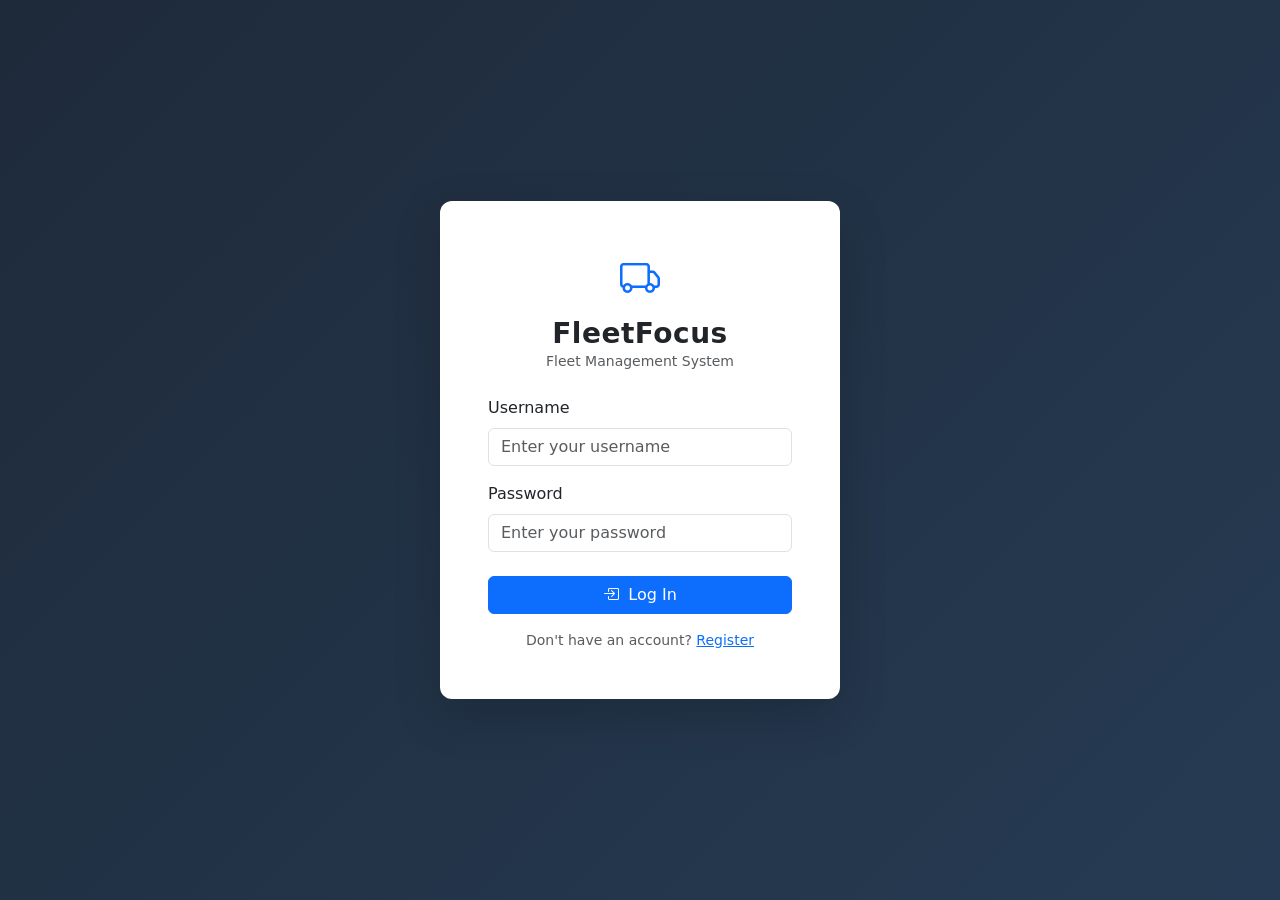
<file: frontend/index.html>
<!DOCTYPE html>
<html lang="en">
<head>
  <meta charset="UTF-8" />
  <title>FleetFocus</title>
  <script src="js/auth.js"></script>
  <script>
    const token = localStorage.getItem("jwtToken");
    if (token && !isTokenExpired(token)) {
      window.location.href = "dashboard.html";
    } else {
      clearSession();
      window.location.href = "login.html";
    }
  </script>
</head>
<body></body>
</html>
</file>
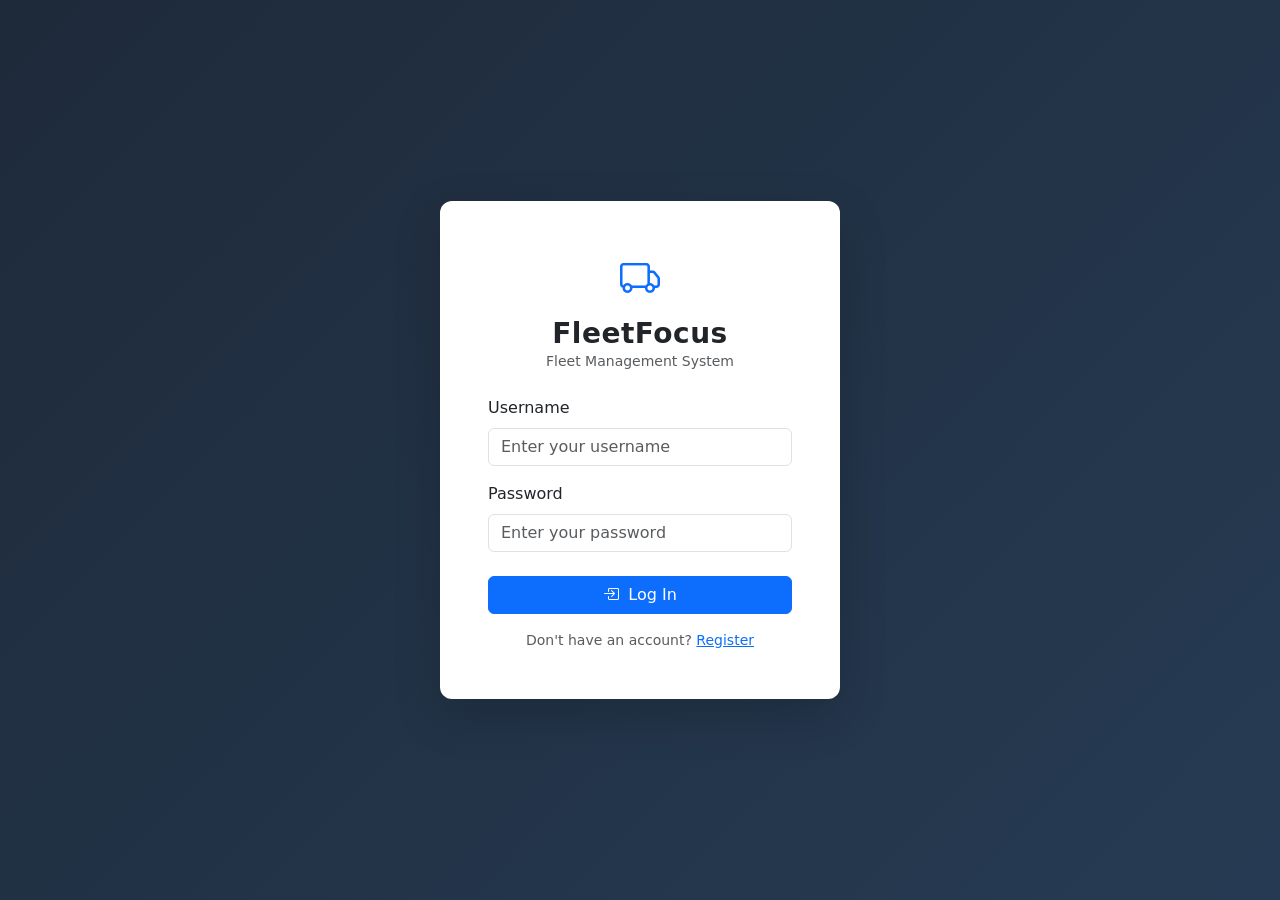
<file: frontend/drivers.html>
<!DOCTYPE html>
<html lang="en">
<head>
  <meta charset="UTF-8">
  <meta name="viewport" content="width=device-width, initial-scale=1.0">
  <title>Drivers - FleetFocus</title>
  <link href="vendor/bootstrap/bootstrap.min.css" rel="stylesheet">
  <link rel="stylesheet" href="vendor/bootstrap-icons/bootstrap-icons.min.css">
  <link rel="stylesheet" href="css/style.css">
</head>
<body>
<div class="d-flex">
  <nav id="sidebar" class="sidebar d-flex flex-column" aria-label="Main navigation">
    <div class="brand"><i class="bi bi-truck me-2"></i>FleetFocus</div>
    <ul class="nav flex-column py-2">
      <li class="nav-item"><a class="nav-link" href="dashboard.html"><i class="bi bi-speedometer2"></i>Dashboard</a></li>
      <li class="nav-item" data-roles="ADMIN,DISPATCHER"><a class="nav-link" href="vehicles.html"><i class="bi bi-car-front"></i>Vehicles</a></li>
      <li class="nav-item" data-roles="ADMIN,DISPATCHER"><a class="nav-link active" href="drivers.html"><i class="bi bi-person-badge"></i>Drivers</a></li>
      <li class="nav-item" data-roles="ADMIN,DISPATCHER"><a class="nav-link" href="trips.html"><i class="bi bi-sign-turn-right"></i>Trips</a></li>
      <li class="nav-item" data-roles="DRIVER"><a class="nav-link" href="trips.html"><i class="bi bi-sign-turn-right"></i>My Trips</a></li>
      <li class="nav-item" data-roles="DRIVER"><a class="nav-link" href="vehicles.html"><i class="bi bi-car-front"></i>My Vehicle</a></li>
      <li class="nav-item" data-roles="ADMIN,DISPATCHER"><a class="nav-link" href="maintenance.html"><i class="bi bi-tools"></i>Maintenance</a></li>
      <li class="nav-item" data-roles="DRIVER"><a class="nav-link" href="maintenance.html"><i class="bi bi-tools"></i>Report Issue</a></li>
      <li class="nav-item" data-roles="ADMIN"><a class="nav-link" href="users.html"><i class="bi bi-people"></i>Users</a></li>
    </ul>
  </nav>
  <div id="sidebarBackdrop" class="sidebar-backdrop"></div>
  <div class="flex-grow-1 d-flex flex-column">
    <nav class="navbar topbar px-3">
      <button id="sidebarToggleBtn" class="btn btn-outline-secondary d-lg-none me-2" aria-label="Toggle navigation"><i class="bi bi-list"></i></button>
      <span class="navbar-brand mb-0 h5 d-none d-sm-inline">Driver Management</span>
      <div class="ms-auto d-flex align-items-center gap-3">
        <span id="navUserLabel" class="text-muted small"></span>
        <a href="#" id="logoutBtn" class="btn btn-sm btn-outline-danger"><i class="bi bi-box-arrow-right me-1"></i>Logout</a>
      </div>
    </nav>
    <main class="main-content">
      <div id="driversAlert" aria-live="polite"></div>
      <div class="card content-card" data-roles="ADMIN,DISPATCHER">
        <div class="card-body">
          <div class="d-flex justify-content-between align-items-center mb-3 flex-wrap gap-2">
            <h5 class="mb-0"><i class="bi bi-person-badge me-1"></i>Drivers</h5>
            <div class="d-flex align-items-center gap-3">
              <div class="form-check form-switch mb-0">
                <input class="form-check-input" type="checkbox" id="availableOnlyToggle">
                <label class="form-check-label small" for="availableOnlyToggle">Available only</label>
              </div>
              <button id="addDriverBtn" class="btn btn-primary btn-sm admin-only"><i class="bi bi-plus-lg me-1"></i>Add Driver</button>
            </div>
          </div>
          <div class="row g-2 mb-3">
            <div class="col-12 col-md-5">
              <input type="search" id="driverSearch" class="form-control form-control-sm" placeholder="Search by name, license, or username..." aria-label="Search drivers" />
            </div>
            <div class="col-6 col-md-4">
              <select id="driverStatusFilter" class="form-select form-select-sm" aria-label="Filter by status">
                <option value="">All Statuses</option>
                <option value="AVAILABLE">AVAILABLE</option>
                <option value="ON_TRIP">ON_TRIP</option>
              </select>
            </div>
            <div class="col-6 col-md-3">
              <select id="driverSort" class="form-select form-select-sm" aria-label="Sort drivers">
                <option value="id,asc">Sort: ID (Asc)</option>
                <option value="id,desc">Sort: ID (Desc)</option>
                <option value="name,asc">Sort: Name (A-Z)</option>
                <option value="licenseNumber,asc">Sort: License (A-Z)</option>
              </select>
            </div>
          </div>
          <div class="table-responsive">
            <table class="table table-hover align-middle mb-0">
              <thead><tr><th>ID</th><th>Name</th><th>License Number</th><th>Status</th><th class="text-end">Action</th></tr></thead>
              <tbody id="driversTableBody"><tr><td colspan="5" class="text-center text-muted py-4">Loading...</td></tr></tbody>
            </table>
          </div>
          <div id="driversPagination"></div>
        </div>
      </div>

      <div class="card content-card" data-roles="DRIVER">
        <div class="card-body">
          <h5 class="mb-3"><i class="bi bi-person-badge me-1"></i>My Profile</h5>
          <div id="myProfileCard" class="text-muted">Loading...</div>
        </div>
      </div>
    </main>
  </div>
</div>

<div class="modal fade" id="driverModal" tabindex="-1" aria-hidden="true">
  <div class="modal-dialog"><div class="modal-content">
    <form id="driverForm">
      <div class="modal-header">
        <h5 class="modal-title" id="driverModalTitle">Add Driver</h5>
        <button type="button" class="btn-close" data-bs-dismiss="modal" aria-label="Close"></button>
      </div>
      <div class="modal-body">
        <div id="driverFormAlert" aria-live="polite"></div>
        <input type="hidden" id="driverId" />
        <div class="mb-3">
          <label for="driverName" class="form-label">Name</label>
          <input type="text" class="form-control" id="driverName" minlength="2" maxlength="80" required>
        </div>
        <div class="mb-3">
          <label for="licenseNumber" class="form-label">License Number</label>
          <input type="text" class="form-control" id="licenseNumber" minlength="5" maxlength="20" pattern="^[A-Za-z0-9-]{5,20}$" title="5-20 alphanumeric characters or hyphens" required>
        </div>
        <div class="mb-3">
          <label for="driverUsername" class="form-label">Login Username (optional)</label>
          <input type="text" class="form-control" id="driverUsername" maxlength="30" placeholder="Links to a DRIVER login account">
        </div>
        <div class="mb-3">
          <label for="driverStatus" class="form-label">Status</label>
          <select class="form-select" id="driverStatus">
            <option value="AVAILABLE">AVAILABLE</option>
          </select>
          <div id="driverStatusHelp" class="form-text d-none">Status is managed automatically by active trips.</div>
        </div>
      </div>
      <div class="modal-footer">
        <button type="button" class="btn btn-secondary" data-bs-dismiss="modal">Cancel</button>
        <button type="submit" class="btn btn-primary">Save</button>
      </div>
    </form>
  </div></div>
</div>

<div class="modal fade" id="driverStatusModal" tabindex="-1" aria-hidden="true">
  <div class="modal-dialog"><div class="modal-content">
    <form id="driverStatusForm">
      <div class="modal-header">
        <h5 class="modal-title">Update Driver Status</h5>
        <button type="button" class="btn-close" data-bs-dismiss="modal" aria-label="Close"></button>
      </div>
      <div class="modal-body">
        <div id="driverStatusFormAlert" aria-live="polite"></div>
        <input type="hidden" id="statusDriverId" />
        <label for="newDriverStatus" class="form-label">Status</label>
        <select class="form-select" id="newDriverStatus" required>
          <option value="AVAILABLE">AVAILABLE</option>
        </select>
      </div>
      <div class="modal-footer">
        <button type="button" class="btn btn-secondary" data-bs-dismiss="modal">Cancel</button>
        <button type="submit" class="btn btn-primary">Update</button>
      </div>
    </form>
  </div></div>
</div>

<div class="modal fade" id="driverDeleteModal" tabindex="-1" aria-hidden="true">
  <div class="modal-dialog"><div class="modal-content">
    <div class="modal-header">
      <h5 class="modal-title"><i class="bi bi-exclamation-triangle text-danger me-1"></i>Confirm Delete</h5>
      <button type="button" class="btn-close" data-bs-dismiss="modal" aria-label="Close"></button>
    </div>
    <div class="modal-body">Are you sure you want to delete this driver? This action cannot be undone.</div>
    <div class="modal-footer">
      <button type="button" class="btn btn-secondary" data-bs-dismiss="modal">Cancel</button>
      <button type="button" id="confirmDriverDeleteBtn" class="btn btn-danger">Delete</button>
    </div>
  </div></div>
</div>

<div id="loadingSpinner" class="d-none"><div class="spinner-border text-primary" role="status"><span class="visually-hidden">Loading...</span></div></div>
<script src="vendor/bootstrap/bootstrap.bundle.min.js"></script>
<script src="vendor/axios/axios.min.js"></script>
<script src="js/config.js"></script>
<script src="js/utils.js"></script>
<script src="js/api.js"></script>
<script src="js/layout.js"></script>
<script src="js/auth.js"></script>
<script src="js/drivers.js"></script>
</body>
</html>
</file>
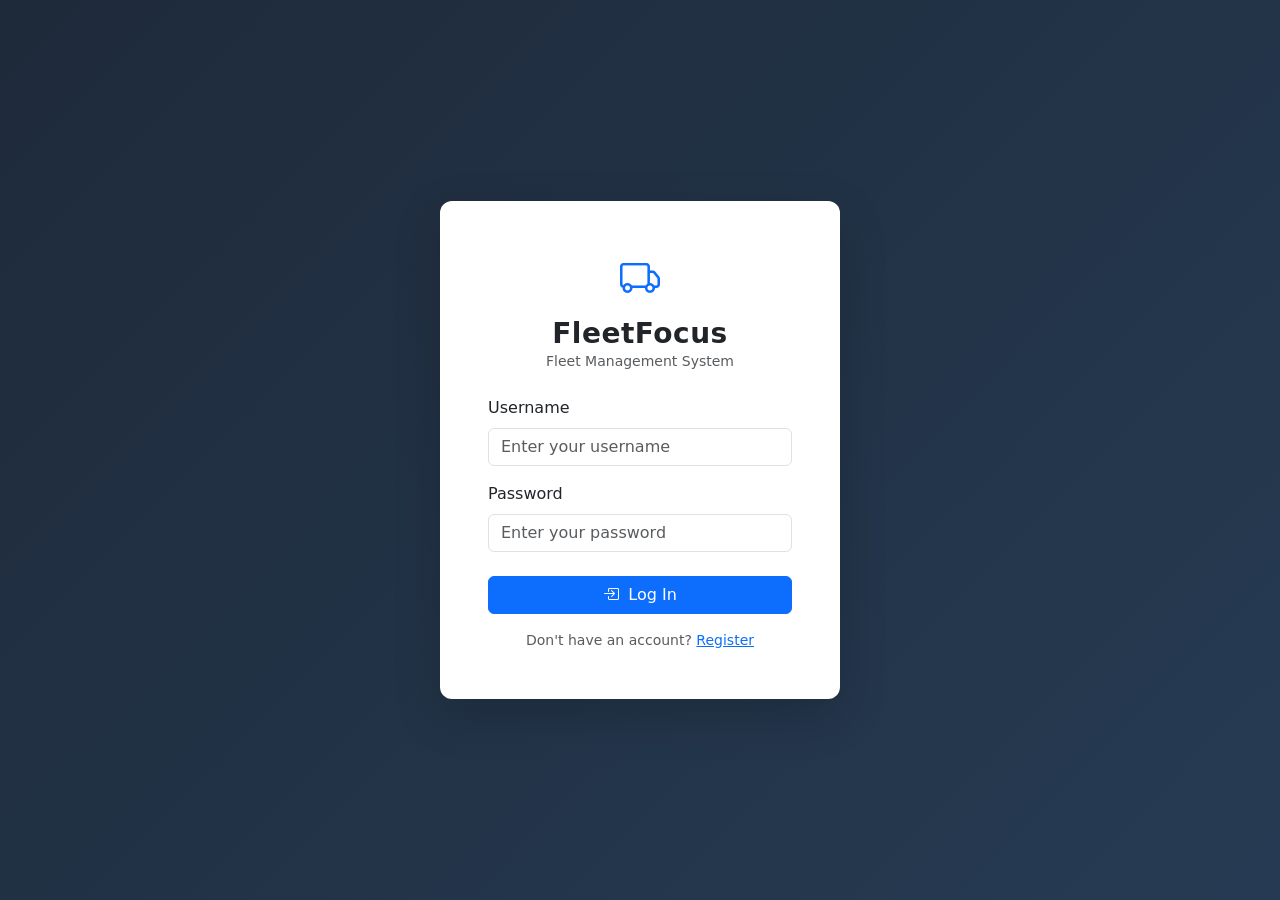
<file: frontend/login.html>
<!DOCTYPE html>
<html lang="en">
<head>
  <meta charset="UTF-8" />
  <meta name="viewport" content="width=device-width, initial-scale=1.0" />
  <title>Login - FleetFocus</title>

  <link href="vendor/bootstrap/bootstrap.min.css" rel="stylesheet" />
  <link rel="stylesheet" href="vendor/bootstrap-icons/bootstrap-icons.min.css" />
  <link rel="stylesheet" href="css/style.css" />
</head>
<body class="login-page">
  <div class="card login-card shadow-lg">
    <div class="card-body p-4 p-md-5">
      <div class="text-center mb-4">
        <i class="bi bi-truck text-primary" style="font-size: 2.5rem" aria-hidden="true"></i>
        <h3 class="login-brand mt-2 mb-0">FleetFocus</h3>
        <p class="text-muted small">Fleet Management System</p>
      </div>

      <div id="loginAlert" aria-live="polite"></div>

      <form id="loginForm" novalidate>
        <div class="mb-3">
          <label for="username" class="form-label">Username</label>
          <input
            type="text"
            class="form-control"
            id="username"
            placeholder="Enter your username"
            autocomplete="username"
            maxlength="30"
            required
          />
        </div>
        <div class="mb-4">
          <label for="password" class="form-label">Password</label>
          <input
            type="password"
            class="form-control"
            id="password"
            placeholder="Enter your password"
            autocomplete="current-password"
            maxlength="72"
            required
          />
        </div>
        <button type="submit" class="btn btn-primary w-100">
          <i class="bi bi-box-arrow-in-right me-1" aria-hidden="true"></i> Log In
        </button>
      </form>

      <p class="text-center small text-muted mt-3 mb-0">
        Don't have an account? <a href="register.html">Register</a>
      </p>
    </div>
  </div>

  <!-- Full-page loading spinner -->
  <div id="loadingSpinner" class="d-none">
    <div class="spinner-border text-primary" role="status">
      <span class="visually-hidden">Loading...</span>
    </div>
  </div>

  <script src="vendor/bootstrap/bootstrap.bundle.min.js"></script>
  <script src="vendor/axios/axios.min.js"></script>
  <script src="js/config.js"></script>
  <script src="js/utils.js"></script>
  <script src="js/api.js"></script>
  <script src="js/auth.js"></script>
</body>
</html>
</file>
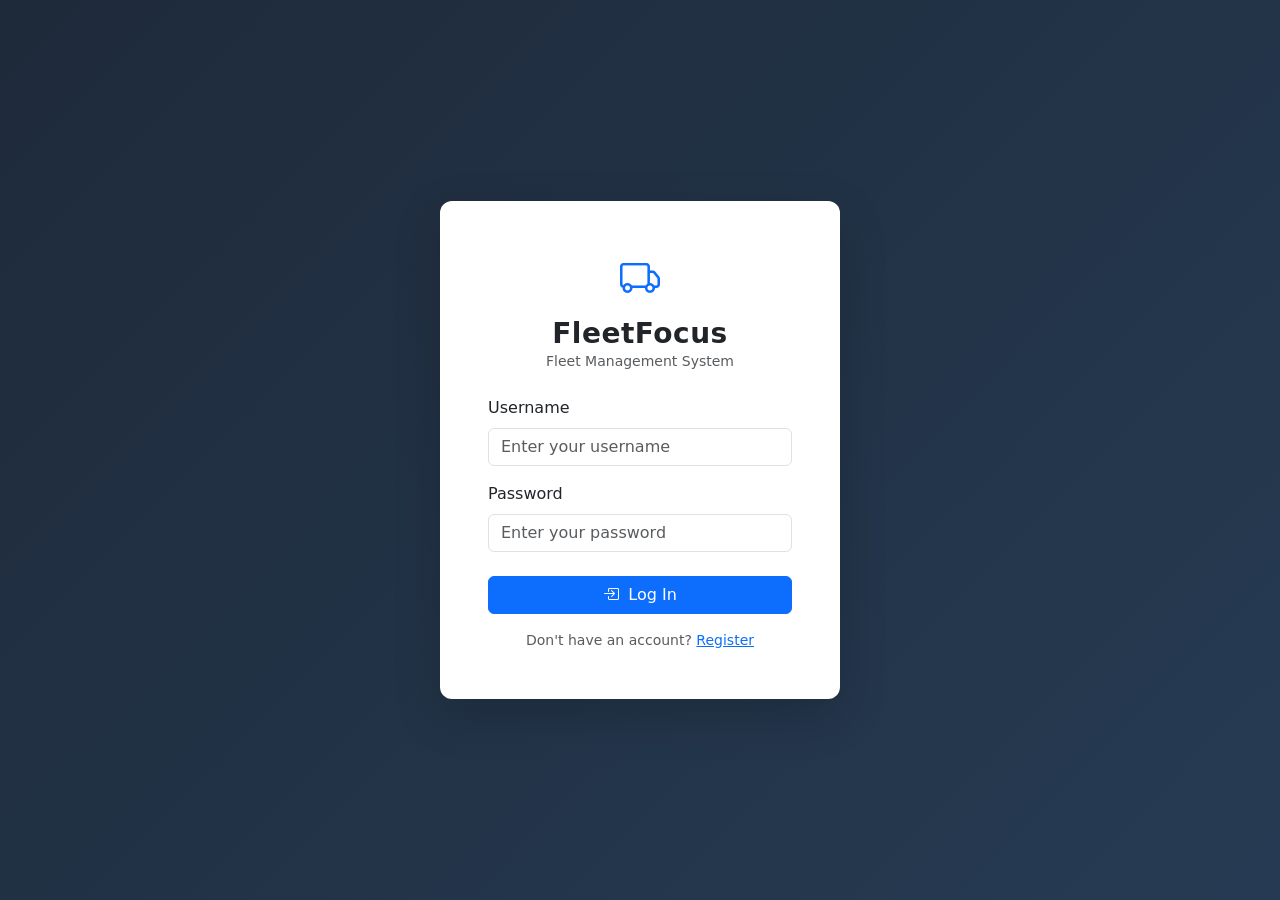
<file: frontend/maintenance.html>
<!DOCTYPE html>
<html lang="en">
<head>
  <meta charset="UTF-8" />
  <meta name="viewport" content="width=device-width, initial-scale=1.0" />
  <title>Maintenance - FleetFocus</title>
  <link href="vendor/bootstrap/bootstrap.min.css" rel="stylesheet" />
  <link rel="stylesheet" href="vendor/bootstrap-icons/bootstrap-icons.min.css" />
  <link rel="stylesheet" href="css/style.css" />
</head>
<body>
<div class="d-flex">
  <nav id="sidebar" class="sidebar d-flex flex-column" aria-label="Main navigation">
    <div class="brand"><i class="bi bi-truck me-2"></i>FleetFocus</div>
    <ul class="nav flex-column py-2">
      <li class="nav-item"><a class="nav-link" href="dashboard.html"><i class="bi bi-speedometer2"></i>Dashboard</a></li>
      <li class="nav-item" data-roles="ADMIN,DISPATCHER"><a class="nav-link" href="vehicles.html"><i class="bi bi-car-front"></i>Vehicles</a></li>
      <li class="nav-item" data-roles="ADMIN,DISPATCHER"><a class="nav-link" href="drivers.html"><i class="bi bi-person-badge"></i>Drivers</a></li>
      <li class="nav-item" data-roles="ADMIN,DISPATCHER"><a class="nav-link" href="trips.html"><i class="bi bi-sign-turn-right"></i>Trips</a></li>
      <li class="nav-item" data-roles="DRIVER"><a class="nav-link" href="trips.html"><i class="bi bi-sign-turn-right"></i>My Trips</a></li>
      <li class="nav-item" data-roles="DRIVER"><a class="nav-link" href="vehicles.html"><i class="bi bi-car-front"></i>My Vehicle</a></li>
      <li class="nav-item" data-roles="ADMIN,DISPATCHER"><a class="nav-link active" href="maintenance.html"><i class="bi bi-tools"></i>Maintenance</a></li>
      <li class="nav-item" data-roles="DRIVER"><a class="nav-link active" href="maintenance.html"><i class="bi bi-tools"></i>Report Issue</a></li>
      <li class="nav-item" data-roles="ADMIN"><a class="nav-link" href="users.html"><i class="bi bi-people"></i>Users</a></li>
    </ul>
  </nav>
  <div id="sidebarBackdrop" class="sidebar-backdrop"></div>
  <div class="flex-grow-1 d-flex flex-column">
    <nav class="navbar topbar px-3">
      <button id="sidebarToggleBtn" class="btn btn-outline-secondary d-lg-none me-2" aria-label="Toggle navigation"><i class="bi bi-list"></i></button>
      <span class="navbar-brand mb-0 h5 d-none d-sm-inline">Maintenance Management</span>
      <div class="ms-auto d-flex align-items-center gap-3">
        <span id="navUserLabel" class="text-muted small"></span>
        <a href="#" id="logoutBtn" class="btn btn-sm btn-outline-danger"><i class="bi bi-box-arrow-right me-1"></i>Logout</a>
      </div>
    </nav>
    <main class="main-content">
      <div id="maintenanceAlert" aria-live="polite"></div>

      <div class="card content-card" data-roles="ADMIN,DISPATCHER">
        <div class="card-body">
          <div class="d-flex justify-content-between align-items-center mb-3 flex-wrap gap-2">
            <h5 class="mb-0"><i class="bi bi-tools me-1"></i>Maintenance Logs</h5>
            <button id="addMaintenanceBtn" class="btn btn-primary btn-sm"><i class="bi bi-plus-lg me-1"></i>Log Maintenance</button>
          </div>
          <div class="row g-2 mb-3">
            <div class="col-12 col-md-5">
              <input type="search" id="maintenanceSearch" class="form-control form-control-sm" placeholder="Search by vehicle plate, model, or description..." aria-label="Search maintenance logs" />
            </div>
            <div class="col-6 col-md-4">
              <select id="maintenanceStatusFilter" class="form-select form-select-sm" aria-label="Filter by status">
                <option value="">All Statuses</option>
                <option value="IN_PROGRESS">IN_PROGRESS</option>
                <option value="COMPLETED">COMPLETED</option>
              </select>
            </div>
            <div class="col-6 col-md-3">
              <select id="maintenanceSort" class="form-select form-select-sm" aria-label="Sort maintenance logs">
                <option value="id,desc">Sort: Newest First</option>
                <option value="serviceDate,desc">Sort: Service Date (Desc)</option>
                <option value="cost,desc">Sort: Cost (High-Low)</option>
              </select>
            </div>
          </div>
          <div class="table-responsive">
            <table class="table table-hover align-middle mb-0">
              <thead>
                <tr>
                  <th>ID</th>
                  <th>Vehicle</th>
                  <th>Service Date</th>
                  <th>Completed Date</th>
                  <th>Description</th>
                  <th>Cost</th>
                  <th>Status</th>
                  <th class="text-end">Action</th>
                </tr>
              </thead>
              <tbody id="maintenanceTableBody">
                <tr><td colspan="8" class="text-center text-muted py-4">Loading...</td></tr>
              </tbody>
            </table>
          </div>
          <div id="maintenancePagination"></div>
        </div>
      </div>

      <div class="card content-card" data-roles="DRIVER">
        <div class="card-body">
          <h5 class="mb-3"><i class="bi bi-tools me-1"></i>Report a Vehicle Issue</h5>
          <p class="text-muted small">This will report an issue for your currently assigned vehicle.</p>
          <button id="driverReportBtn" class="btn btn-primary btn-sm"><i class="bi bi-exclamation-triangle me-1"></i>Report Issue</button>
        </div>
      </div>
    </main>
  </div>
</div>

<div class="modal fade" id="maintenanceModal" tabindex="-1" aria-hidden="true">
  <div class="modal-dialog">
    <div class="modal-content">
      <form id="maintenanceForm">
        <div class="modal-header">
          <h5 class="modal-title" id="maintenanceModalTitle">Log Maintenance</h5>
          <button type="button" class="btn-close" data-bs-dismiss="modal" aria-label="Close"></button>
        </div>
        <div class="modal-body">
          <div id="maintenanceFormAlert" aria-live="polite"></div>
          <div class="mb-3" data-roles="ADMIN,DISPATCHER">
            <label for="maintenanceVehicleId" class="form-label">Vehicle</label>
            <select class="form-select" id="maintenanceVehicleId"><option value="">Loading vehicles...</option></select>
          </div>
          <div class="mb-3" data-roles="DRIVER">
            <label for="driverAssignedVehicleDisplay" class="form-label">Assigned Vehicle</label>
            <input type="text" class="form-control" id="driverAssignedVehicleDisplay" readonly />
          </div>
          <div class="mb-3">
            <label for="serviceDate" class="form-label">Service Date</label>
            <input type="date" class="form-control" id="serviceDate" required />
          </div>
          <div class="mb-3">
            <label for="description" class="form-label">Description</label>
            <textarea class="form-control" id="description" rows="2" maxlength="500" required></textarea>
          </div>
          <div class="mb-1">
            <label for="cost" class="form-label">Cost</label>
            <input type="number" step="0.01" min="0" max="9999999999.99" class="form-control" id="cost" required />
          </div>
        </div>
        <div class="modal-footer">
          <button type="button" class="btn btn-secondary" data-bs-dismiss="modal">Cancel</button>
          <button type="submit" id="maintenanceSubmitBtn" class="btn btn-primary">Save</button>
        </div>
      </form>
    </div>
  </div>
</div>

<div id="loadingSpinner" class="d-none">
  <div class="spinner-border text-primary" role="status"><span class="visually-hidden">Loading...</span></div>
</div>
<script src="vendor/bootstrap/bootstrap.bundle.min.js"></script>
<script src="vendor/axios/axios.min.js"></script>
<script src="js/config.js"></script>
<script src="js/utils.js"></script>
<script src="js/api.js"></script>
<script src="js/layout.js"></script>
<script src="js/auth.js"></script>
<script src="js/maintenance.js"></script>
</body>
</html>
</file>
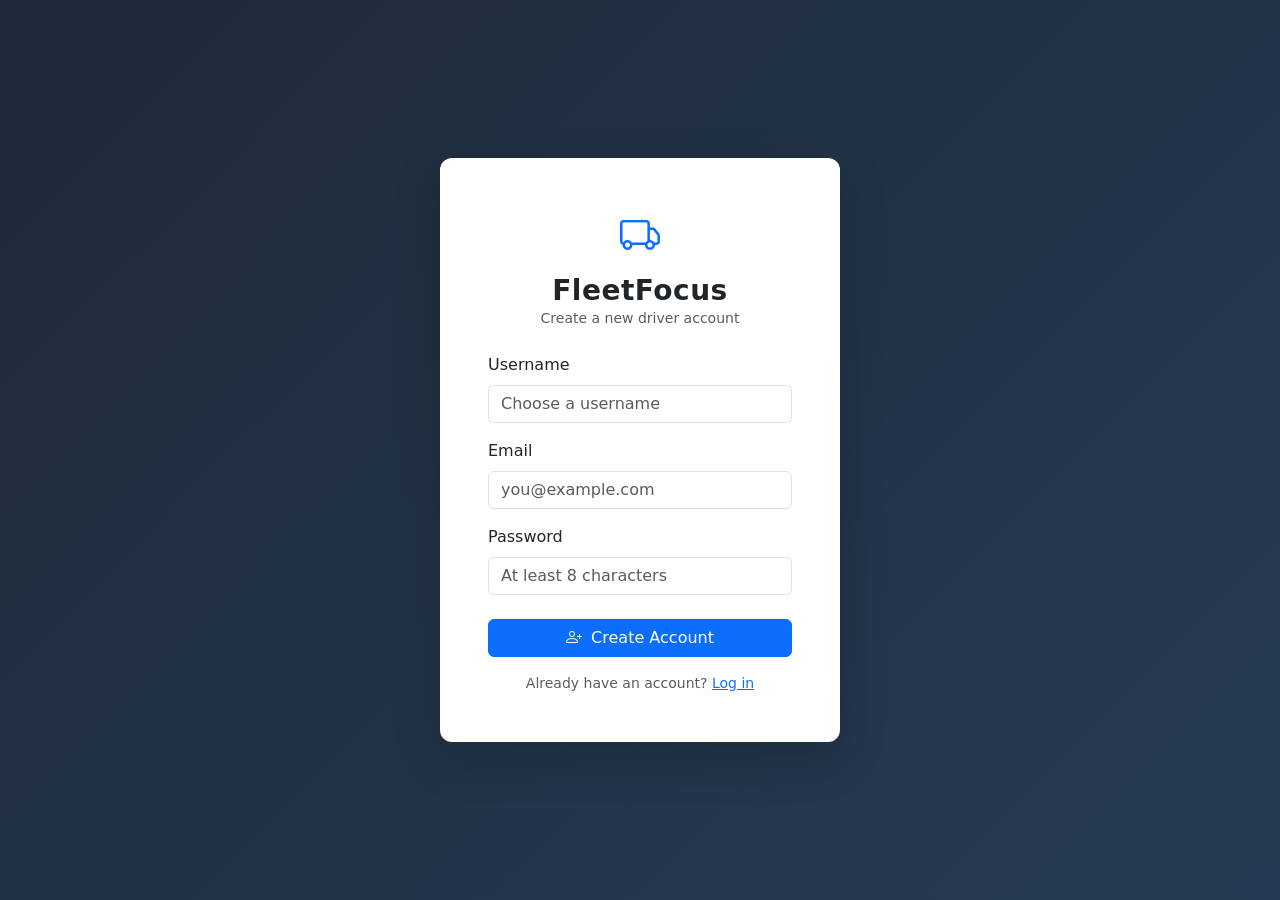
<file: frontend/register.html>
<!DOCTYPE html>
<html lang="en">
<head>
  <meta charset="UTF-8" />
  <meta name="viewport" content="width=device-width, initial-scale=1.0" />
  <title>Register - FleetFocus</title>

  <link href="vendor/bootstrap/bootstrap.min.css" rel="stylesheet" />
  <link rel="stylesheet" href="vendor/bootstrap-icons/bootstrap-icons.min.css" />
  <link rel="stylesheet" href="css/style.css" />
</head>
<body class="login-page">
  <div class="card login-card shadow-lg">
    <div class="card-body p-4 p-md-5">
      <div class="text-center mb-4">
        <i class="bi bi-truck text-primary" style="font-size: 2.5rem" aria-hidden="true"></i>
        <h3 class="login-brand mt-2 mb-0">FleetFocus</h3>
        <p class="text-muted small">Create a new driver account</p>
      </div>

      <div id="registerAlert" aria-live="polite"></div>

      <form id="registerForm" novalidate>
        <div class="mb-3">
          <label for="regUsername" class="form-label">Username</label>
          <input
            type="text"
            class="form-control"
            id="regUsername"
            placeholder="Choose a username"
            autocomplete="username"
            minlength="3"
            maxlength="30"
            pattern="^[A-Za-z0-9._-]{3,30}$"
            title="3-30 characters: letters, digits, dots, underscores, or hyphens"
            required
          />
        </div>
        <div class="mb-3">
          <label for="regEmail" class="form-label">Email</label>
          <input
            type="email"
            class="form-control"
            id="regEmail"
            placeholder="you@example.com"
            autocomplete="email"
            maxlength="100"
            required
          />
        </div>
        <div class="mb-4">
          <label for="regPassword" class="form-label">Password</label>
          <input
            type="password"
            class="form-control"
            id="regPassword"
            placeholder="At least 8 characters"
            autocomplete="new-password"
            minlength="8"
            maxlength="72"
            required
          />
        </div>
        <button type="submit" class="btn btn-primary w-100">
          <i class="bi bi-person-plus me-1" aria-hidden="true"></i> Create Account
        </button>
      </form>

      <p class="text-center small text-muted mt-3 mb-0">
        Already have an account? <a href="login.html">Log in</a>
      </p>
    </div>
  </div>

  <!-- Full-page loading spinner -->
  <div id="loadingSpinner" class="d-none">
    <div class="spinner-border text-primary" role="status">
      <span class="visually-hidden">Loading...</span>
    </div>
  </div>

  <script src="vendor/bootstrap/bootstrap.bundle.min.js"></script>
  <script src="vendor/axios/axios.min.js"></script>
  <script src="js/config.js"></script>
  <script src="js/utils.js"></script>
  <script src="js/api.js"></script>
  <script src="js/auth.js"></script>
</body>
</html>
</file>
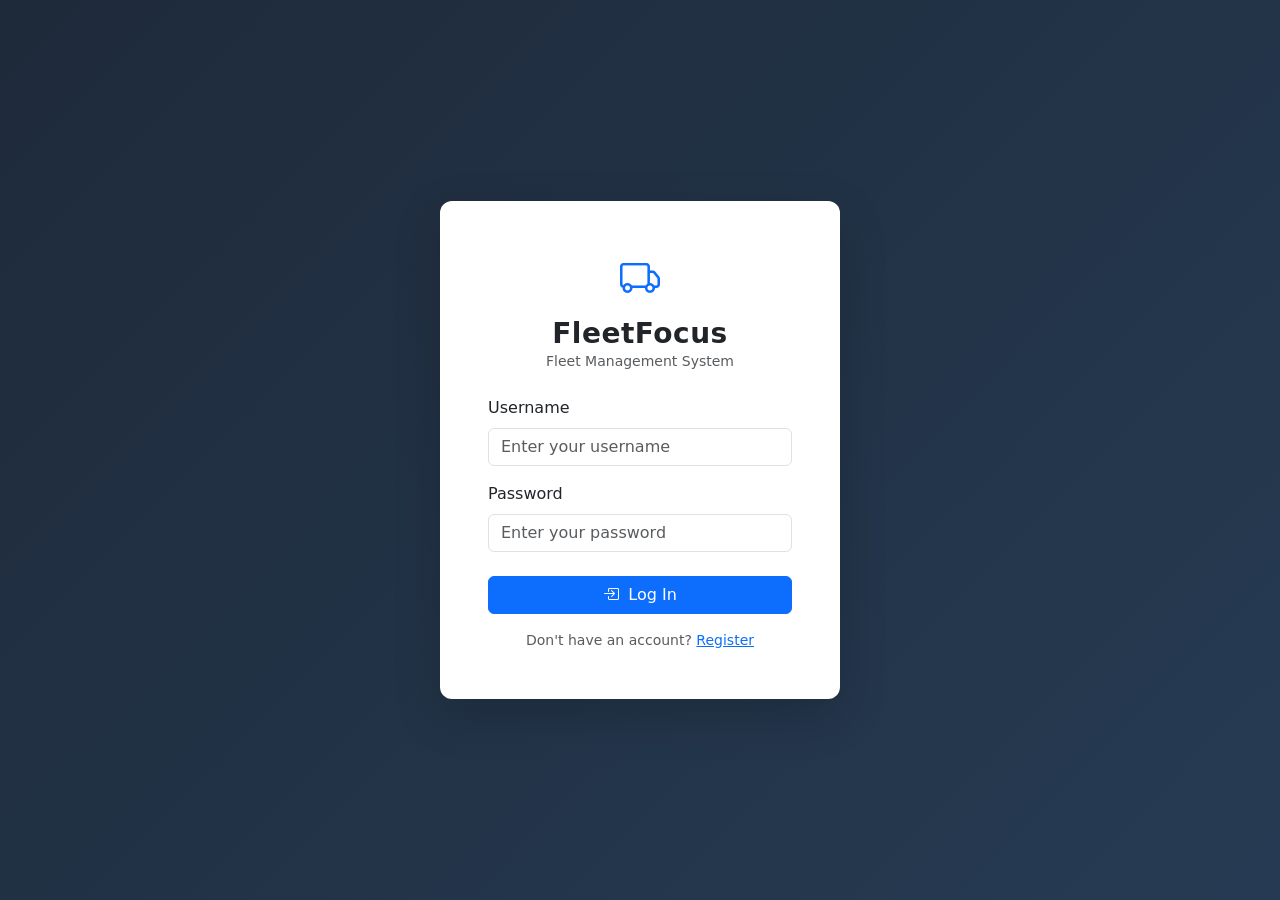
<file: frontend/trips.html>
<!DOCTYPE html>
<html lang="en">
<head>
  <meta charset="UTF-8" />
  <meta name="viewport" content="width=device-width, initial-scale=1.0" />
  <title>Trips - FleetFocus</title>
  <link href="vendor/bootstrap/bootstrap.min.css" rel="stylesheet" />
  <link rel="stylesheet" href="vendor/bootstrap-icons/bootstrap-icons.min.css" />
  <link rel="stylesheet" href="css/style.css" />
</head>
<body>
  <div class="d-flex">
    <nav id="sidebar" class="sidebar d-flex flex-column" aria-label="Main navigation">
      <div class="brand"><i class="bi bi-truck me-2"></i>FleetFocus</div>
      <ul class="nav flex-column py-2">
        <li class="nav-item"><a class="nav-link" href="dashboard.html"><i class="bi bi-speedometer2"></i>Dashboard</a></li>
        <li class="nav-item" data-roles="ADMIN,DISPATCHER"><a class="nav-link" href="vehicles.html"><i class="bi bi-car-front"></i>Vehicles</a></li>
        <li class="nav-item" data-roles="ADMIN,DISPATCHER"><a class="nav-link" href="drivers.html"><i class="bi bi-person-badge"></i>Drivers</a></li>
        <li class="nav-item" data-roles="ADMIN,DISPATCHER"><a class="nav-link active" href="trips.html"><i class="bi bi-sign-turn-right"></i>Trips</a></li>
        <li class="nav-item" data-roles="DRIVER"><a class="nav-link active" href="trips.html"><i class="bi bi-sign-turn-right"></i>My Trips</a></li>
        <li class="nav-item" data-roles="DRIVER"><a class="nav-link" href="vehicles.html"><i class="bi bi-car-front"></i>My Vehicle</a></li>
        <li class="nav-item" data-roles="ADMIN,DISPATCHER"><a class="nav-link" href="maintenance.html"><i class="bi bi-tools"></i>Maintenance</a></li>
        <li class="nav-item" data-roles="DRIVER"><a class="nav-link" href="maintenance.html"><i class="bi bi-tools"></i>Report Issue</a></li>
        <li class="nav-item" data-roles="ADMIN"><a class="nav-link" href="users.html"><i class="bi bi-people"></i>Users</a></li>
      </ul>
    </nav>
    <div id="sidebarBackdrop" class="sidebar-backdrop"></div>
    <div class="flex-grow-1 d-flex flex-column">
      <nav class="navbar topbar px-3">
        <button id="sidebarToggleBtn" class="btn btn-outline-secondary d-lg-none me-2" aria-label="Toggle navigation"><i class="bi bi-list"></i></button>
        <span class="navbar-brand mb-0 h5 d-none d-sm-inline">Trip Management</span>
        <div class="ms-auto d-flex align-items-center gap-3">
          <span id="navUserLabel" class="text-muted small"></span>
          <a href="#" id="logoutBtn" class="btn btn-sm btn-outline-danger"><i class="bi bi-box-arrow-right me-1"></i>Logout</a>
        </div>
      </nav>
      <main class="main-content">
        <div id="tripsAlert" aria-live="polite"></div>
        <div class="card content-card">
          <div class="card-body">
            <div class="d-flex justify-content-between align-items-center mb-3 flex-wrap gap-2">
              <h5 class="mb-0"><i class="bi bi-sign-turn-right me-1"></i>Trips</h5>
              <button id="startTripBtn" class="btn btn-primary btn-sm"><i class="bi bi-play-fill me-1"></i>Start Trip</button>
            </div>
            <div class="row g-2 mb-3">
              <div class="col-12 col-md-5">
                <input type="search" id="tripSearch" class="form-control form-control-sm" placeholder="Search by vehicle plate, model, or driver..." aria-label="Search trips" />
              </div>
              <div class="col-6 col-md-4">
                <select id="tripStatusFilter" class="form-select form-select-sm" aria-label="Filter by status">
                  <option value="">All Statuses</option>
                  <option value="ACTIVE">ACTIVE</option>
                  <option value="COMPLETED">COMPLETED</option>
                </select>
              </div>
              <div class="col-6 col-md-3">
                <select id="tripSort" class="form-select form-select-sm" aria-label="Sort trips">
                  <option value="id,desc">Sort: Newest First</option>
                  <option value="id,asc">Sort: Oldest First</option>
                  <option value="startTime,desc">Sort: Start Time (Desc)</option>
                  <option value="distanceCovered,desc">Sort: Distance (High-Low)</option>
                </select>
              </div>
            </div>
            <div class="table-responsive">
              <table class="table table-hover align-middle mb-0">
                <thead>
                  <tr><th>ID</th><th>Vehicle</th><th>Driver</th><th>Start Time</th><th>End Time</th><th>Distance</th><th>Status</th><th class="text-end">Actions</th></tr>
                </thead>
                <tbody id="tripsTableBody"><tr><td colspan="8" class="text-center text-muted py-4">Loading...</td></tr></tbody>
              </table>
            </div>
            <div id="tripsPagination"></div>
          </div>
        </div>
      </main>
    </div>
  </div>

  <div class="modal fade" id="startTripModal" tabindex="-1" aria-hidden="true">
    <div class="modal-dialog">
      <div class="modal-content">
        <form id="startTripForm">
          <div class="modal-header">
            <h5 class="modal-title">Start Trip</h5>
            <button type="button" class="btn-close" data-bs-dismiss="modal" aria-label="Close"></button>
          </div>
          <div class="modal-body">
            <div id="startTripFormAlert" aria-live="polite"></div>
            <div class="mb-3">
              <label for="tripVehicleId" class="form-label">Vehicle</label>
              <select class="form-select" id="tripVehicleId" required><option value="">Loading vehicles...</option></select>
              <div class="form-text">Only available vehicles are shown.</div>
            </div>
            <div class="mb-1" data-roles="ADMIN,DISPATCHER">
              <label for="tripDriverId" class="form-label">Driver</label>
              <select class="form-select" id="tripDriverId"><option value="">Loading drivers...</option></select>
              <div class="form-text">Only available drivers are shown.</div>
            </div>
          </div>
          <div class="modal-footer">
            <button type="button" class="btn btn-secondary" data-bs-dismiss="modal">Cancel</button>
            <button type="submit" id="startTripSubmitBtn" class="btn btn-primary"><i class="bi bi-play-fill me-1"></i>Start Trip</button>
          </div>
        </form>
      </div>
    </div>
  </div>

  <div class="modal fade" id="endTripModal" tabindex="-1" aria-hidden="true">
    <div class="modal-dialog">
      <div class="modal-content">
        <form id="endTripForm">
          <div class="modal-header">
            <h5 class="modal-title">End Trip</h5>
            <button type="button" class="btn-close" data-bs-dismiss="modal" aria-label="Close"></button>
          </div>
          <div class="modal-body">
            <div id="endTripFormAlert" aria-live="polite"></div>
            <input type="hidden" id="endTripId" />
            <div class="mb-1">
              <label for="endTripDistance" class="form-label">Distance Covered (km)</label>
              <input type="number" step="0.1" min="0" max="20000" class="form-control" id="endTripDistance" required />
            </div>
          </div>
          <div class="modal-footer">
            <button type="button" class="btn btn-secondary" data-bs-dismiss="modal">Cancel</button>
            <button type="submit" class="btn btn-primary"><i class="bi bi-flag-fill me-1"></i>End Trip</button>
          </div>
        </form>
      </div>
    </div>
  </div>

  <div id="loadingSpinner" class="d-none">
    <div class="spinner-border text-primary" role="status"><span class="visually-hidden">Loading...</span></div>
  </div>
  <script src="vendor/bootstrap/bootstrap.bundle.min.js"></script>
  <script src="vendor/axios/axios.min.js"></script>
  <script src="js/config.js"></script>
  <script src="js/utils.js"></script>
  <script src="js/api.js"></script>
  <script src="js/layout.js"></script>
  <script src="js/auth.js"></script>
  <script src="js/trips.js"></script>
</body>
</html>
</file>
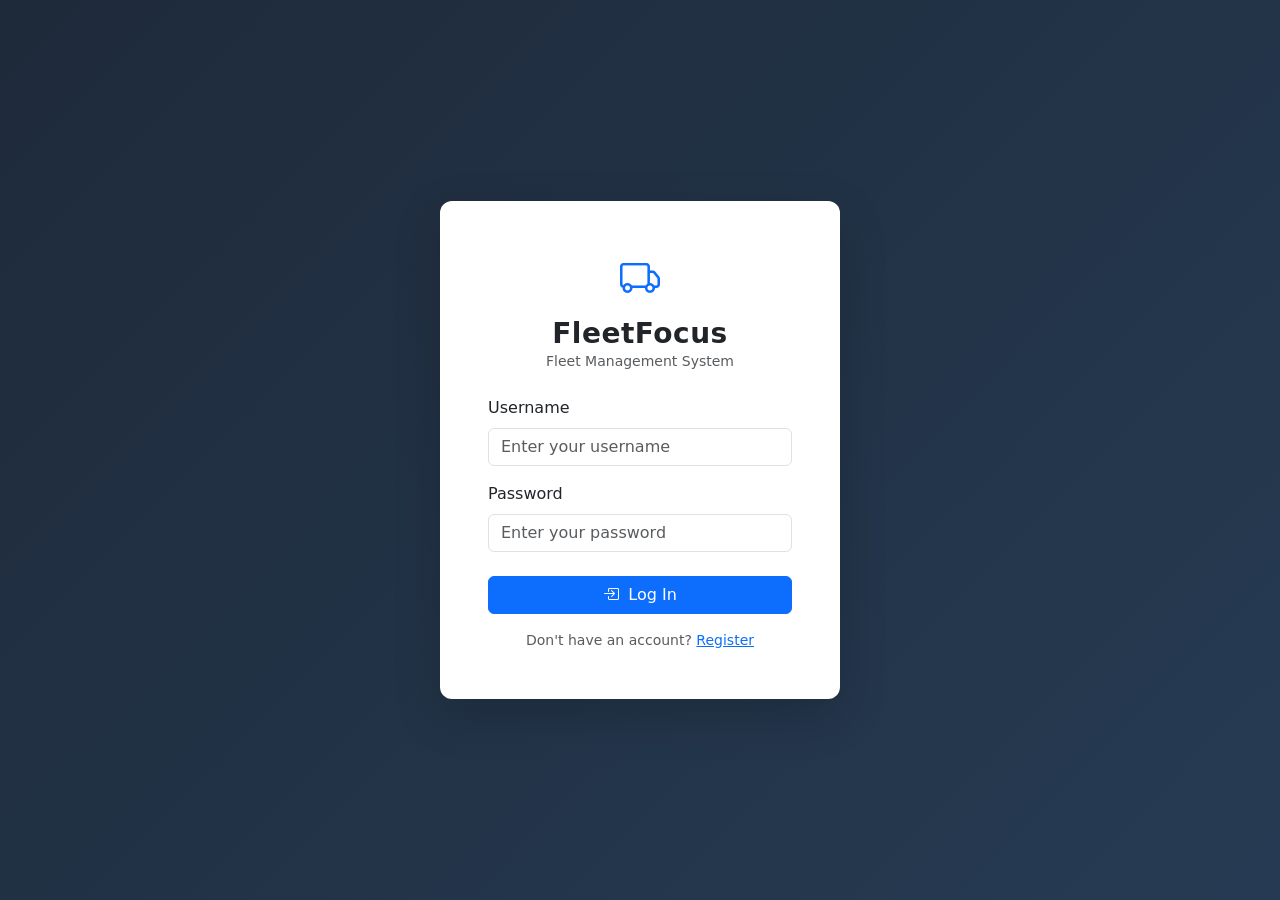
<file: frontend/users.html>
<!DOCTYPE html>
<html lang="en">
<head>
  <meta charset="UTF-8" />
  <meta name="viewport" content="width=device-width, initial-scale=1.0" />
  <title>Users - FleetFocus</title>
  <link href="vendor/bootstrap/bootstrap.min.css" rel="stylesheet" />
  <link rel="stylesheet" href="vendor/bootstrap-icons/bootstrap-icons.min.css" />
  <link rel="stylesheet" href="css/style.css" />
</head>
<body>
<div class="d-flex">
  <nav id="sidebar" class="sidebar d-flex flex-column" aria-label="Main navigation">
    <div class="brand"><i class="bi bi-truck me-2"></i>FleetFocus</div>
    <ul class="nav flex-column py-2">
      <li class="nav-item"><a class="nav-link" href="dashboard.html"><i class="bi bi-speedometer2"></i>Dashboard</a></li>
      <li class="nav-item" data-roles="ADMIN,DISPATCHER"><a class="nav-link" href="vehicles.html"><i class="bi bi-car-front"></i>Vehicles</a></li>
      <li class="nav-item" data-roles="ADMIN,DISPATCHER"><a class="nav-link" href="drivers.html"><i class="bi bi-person-badge"></i>Drivers</a></li>
      <li class="nav-item" data-roles="ADMIN,DISPATCHER"><a class="nav-link" href="trips.html"><i class="bi bi-sign-turn-right"></i>Trips</a></li>
      <li class="nav-item" data-roles="ADMIN,DISPATCHER"><a class="nav-link" href="maintenance.html"><i class="bi bi-tools"></i>Maintenance</a></li>
      <li class="nav-item" data-roles="ADMIN"><a class="nav-link active" href="users.html"><i class="bi bi-people"></i>Users</a></li>
    </ul>
  </nav>
  <div id="sidebarBackdrop" class="sidebar-backdrop"></div>
  <div class="flex-grow-1 d-flex flex-column">
    <nav class="navbar topbar px-3">
      <button id="sidebarToggleBtn" class="btn btn-outline-secondary d-lg-none me-2" aria-label="Toggle navigation"><i class="bi bi-list"></i></button>
      <span class="navbar-brand mb-0 h5 d-none d-sm-inline">User Management</span>
      <div class="ms-auto d-flex align-items-center gap-3">
        <span id="navUserLabel" class="text-muted small"></span>
        <a href="#" id="logoutBtn" class="btn btn-sm btn-outline-danger"><i class="bi bi-box-arrow-right me-1"></i>Logout</a>
      </div>
    </nav>
    <main class="main-content">
      <div id="usersAlert" aria-live="polite"></div>
      <div class="card content-card">
        <div class="card-body">
          <div class="d-flex justify-content-between align-items-center mb-3 flex-wrap gap-2">
            <h5 class="mb-0"><i class="bi bi-people me-1"></i>System Users</h5>
            <button id="addUserBtn" class="btn btn-primary btn-sm"><i class="bi bi-person-plus me-1"></i>Add User</button>
          </div>
          <div class="row g-2 mb-3">
            <div class="col-12 col-md-5">
              <input type="search" id="userSearch" class="form-control form-control-sm" placeholder="Search by username or email..." aria-label="Search users" />
            </div>
            <div class="col-6 col-md-4">
              <select id="userRoleFilter" class="form-select form-select-sm" aria-label="Filter by role">
                <option value="">All Roles</option>
                <option value="ADMIN">ADMIN</option>
                <option value="DISPATCHER">DISPATCHER</option>
                <option value="DRIVER">DRIVER</option>
              </select>
            </div>
            <div class="col-6 col-md-3">
              <select id="userSort" class="form-select form-select-sm" aria-label="Sort users">
                <option value="id,asc">Sort: ID (Asc)</option>
                <option value="id,desc">Sort: ID (Desc)</option>
                <option value="username,asc">Sort: Username (A-Z)</option>
                <option value="role,asc">Sort: Role (A-Z)</option>
              </select>
            </div>
          </div>
          <div class="table-responsive">
            <table class="table table-hover align-middle mb-0">
              <thead><tr><th>ID</th><th>Username</th><th>Email</th><th>Role</th><th class="text-end">Action</th></tr></thead>
              <tbody id="usersTableBody"><tr><td colspan="5" class="text-center text-muted py-4">Loading...</td></tr></tbody>
            </table>
          </div>
          <div id="usersPagination"></div>
        </div>
      </div>
    </main>
  </div>
</div>

<div class="modal fade" id="createUserModal" tabindex="-1" aria-hidden="true">
  <div class="modal-dialog"><div class="modal-content">
    <form id="createUserForm">
      <div class="modal-header">
        <h5 class="modal-title">Add User</h5>
        <button type="button" class="btn-close" data-bs-dismiss="modal" aria-label="Close"></button>
      </div>
      <div class="modal-body">
        <div id="createUserFormAlert" aria-live="polite"></div>
        <div class="mb-3">
          <label for="newUsername" class="form-label">Username</label>
          <input type="text" class="form-control" id="newUsername" minlength="3" maxlength="30" pattern="^[A-Za-z0-9._-]{3,30}$" title="3-30 characters: letters, digits, dots, underscores, or hyphens" required />
        </div>
        <div class="mb-3">
          <label for="newEmail" class="form-label">Email</label>
          <input type="email" class="form-control" id="newEmail" maxlength="100" required />
        </div>
        <div class="mb-3">
          <label for="newPassword" class="form-label">Password</label>
          <input type="password" class="form-control" id="newPassword" minlength="8" maxlength="72" required />
        </div>
        <div class="mb-1">
          <label for="createUserRole" class="form-label">Role</label>
          <select class="form-select" id="createUserRole" required>
            <option value="DRIVER">DRIVER</option>
            <option value="DISPATCHER">DISPATCHER</option>
            <option value="ADMIN">ADMIN</option>
          </select>
        </div>
      </div>
      <div class="modal-footer">
        <button type="button" class="btn btn-secondary" data-bs-dismiss="modal">Cancel</button>
        <button type="submit" class="btn btn-primary">Create User</button>
      </div>
    </form>
  </div></div>
</div>

<div class="modal fade" id="roleModal" tabindex="-1" aria-hidden="true">
  <div class="modal-dialog"><div class="modal-content">
    <form id="roleForm">
      <div class="modal-header">
        <h5 class="modal-title">Update Role</h5>
        <button type="button" class="btn-close" data-bs-dismiss="modal" aria-label="Close"></button>
      </div>
      <div class="modal-body">
        <div id="roleFormAlert" aria-live="polite"></div>
        <input type="hidden" id="roleUserId" />
        <label for="newRole" class="form-label">Role</label>
        <select class="form-select" id="newRole" required>
          <option value="ADMIN">ADMIN</option>
          <option value="DISPATCHER">DISPATCHER</option>
          <option value="DRIVER">DRIVER</option>
        </select>
      </div>
      <div class="modal-footer">
        <button type="button" class="btn btn-secondary" data-bs-dismiss="modal">Cancel</button>
        <button type="submit" class="btn btn-primary">Update</button>
      </div>
    </form>
  </div></div>
</div>

<div class="modal fade" id="userDeleteModal" tabindex="-1" aria-hidden="true">
  <div class="modal-dialog"><div class="modal-content">
    <div class="modal-header">
      <h5 class="modal-title"><i class="bi bi-exclamation-triangle text-danger me-1"></i>Confirm Delete</h5>
      <button type="button" class="btn-close" data-bs-dismiss="modal" aria-label="Close"></button>
    </div>
    <div class="modal-body">Are you sure you want to delete this user? This action cannot be undone.</div>
    <div class="modal-footer">
      <button type="button" class="btn btn-secondary" data-bs-dismiss="modal">Cancel</button>
      <button type="button" id="confirmUserDeleteBtn" class="btn btn-danger">Delete</button>
    </div>
  </div></div>
</div>

<div id="loadingSpinner" class="d-none">
  <div class="spinner-border text-primary" role="status"><span class="visually-hidden">Loading...</span></div>
</div>
<script src="vendor/bootstrap/bootstrap.bundle.min.js"></script>
<script src="vendor/axios/axios.min.js"></script>
<script src="js/config.js"></script>
<script src="js/utils.js"></script>
<script src="js/api.js"></script>
<script src="js/layout.js"></script>
<script src="js/auth.js"></script>
<script src="js/users.js"></script>
</body>
</html>
</file>
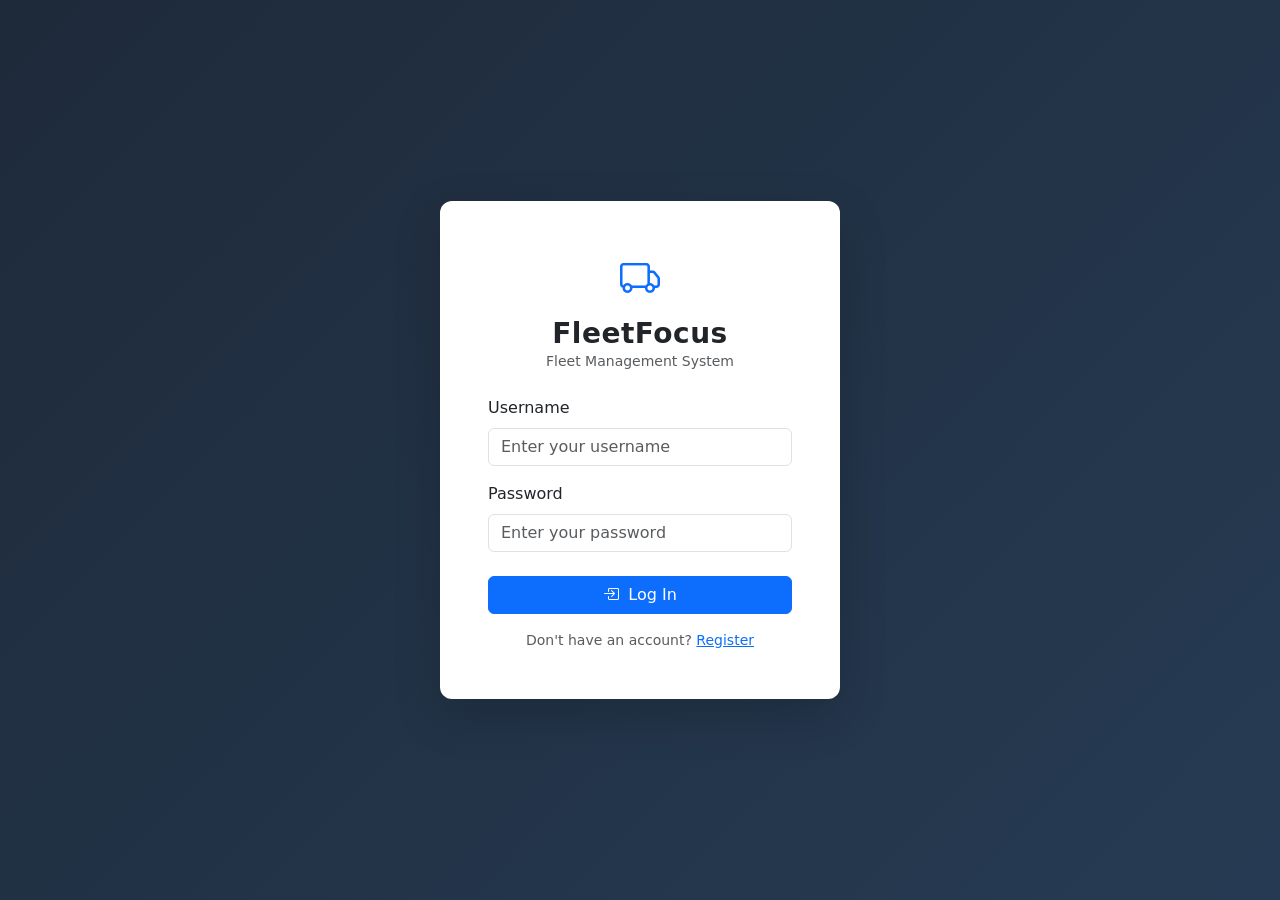
<file: frontend/vehicles.html>
<!DOCTYPE html>
<html lang="en">
<head>
  <meta charset="UTF-8" />
  <meta name="viewport" content="width=device-width, initial-scale=1.0" />
  <title>Vehicles - FleetFocus</title>
  <link href="vendor/bootstrap/bootstrap.min.css" rel="stylesheet" />
  <link rel="stylesheet" href="vendor/bootstrap-icons/bootstrap-icons.min.css" />
  <link rel="stylesheet" href="css/style.css" />
</head>
<body>
  <div class="d-flex">
    <nav id="sidebar" class="sidebar d-flex flex-column" aria-label="Main navigation">
      <div class="brand"><i class="bi bi-truck me-2"></i>FleetFocus</div>
      <ul class="nav flex-column py-2">
        <li class="nav-item"><a class="nav-link" href="dashboard.html"><i class="bi bi-speedometer2"></i>Dashboard</a></li>
        <li class="nav-item" data-roles="ADMIN,DISPATCHER"><a class="nav-link active" href="vehicles.html"><i class="bi bi-car-front"></i>Vehicles</a></li>
        <li class="nav-item" data-roles="ADMIN,DISPATCHER"><a class="nav-link" href="drivers.html"><i class="bi bi-person-badge"></i>Drivers</a></li>
        <li class="nav-item" data-roles="ADMIN,DISPATCHER"><a class="nav-link" href="trips.html"><i class="bi bi-sign-turn-right"></i>Trips</a></li>
        <li class="nav-item" data-roles="DRIVER"><a class="nav-link" href="trips.html"><i class="bi bi-sign-turn-right"></i>My Trips</a></li>
        <li class="nav-item" data-roles="DRIVER"><a class="nav-link active" href="vehicles.html"><i class="bi bi-car-front"></i>My Vehicle</a></li>
        <li class="nav-item" data-roles="ADMIN,DISPATCHER"><a class="nav-link" href="maintenance.html"><i class="bi bi-tools"></i>Maintenance</a></li>
        <li class="nav-item" data-roles="DRIVER"><a class="nav-link" href="maintenance.html"><i class="bi bi-tools"></i>Report Issue</a></li>
        <li class="nav-item" data-roles="ADMIN"><a class="nav-link" href="users.html"><i class="bi bi-people"></i>Users</a></li>
      </ul>
    </nav>
    <div id="sidebarBackdrop" class="sidebar-backdrop"></div>
    <div class="flex-grow-1 d-flex flex-column">
      <nav class="navbar topbar px-3">
        <button id="sidebarToggleBtn" class="btn btn-outline-secondary d-lg-none me-2" aria-label="Toggle navigation"><i class="bi bi-list"></i></button>
        <span class="navbar-brand mb-0 h5 d-none d-sm-inline">Vehicle Management</span>
        <div class="ms-auto d-flex align-items-center gap-3">
          <span id="navUserLabel" class="text-muted small"></span>
          <a href="#" id="logoutBtn" class="btn btn-sm btn-outline-danger"><i class="bi bi-box-arrow-right me-1"></i>Logout</a>
        </div>
      </nav>
      <main class="main-content">
        <div id="vehiclesAlert" aria-live="polite"></div>

        <div class="card content-card" data-roles="ADMIN,DISPATCHER">
          <div class="card-body">
            <div class="d-flex justify-content-between align-items-center mb-3 flex-wrap gap-2">
              <h5 class="mb-0"><i class="bi bi-car-front me-1"></i>Vehicles</h5>
              <button id="addVehicleBtn" class="btn btn-primary btn-sm admin-only"><i class="bi bi-plus-lg me-1"></i>Add Vehicle</button>
            </div>
            <div class="row g-2 mb-3">
              <div class="col-12 col-md-5">
                <input type="search" id="vehicleSearch" class="form-control form-control-sm" placeholder="Search by VIN, plate, or model..." aria-label="Search vehicles" />
              </div>
              <div class="col-6 col-md-4">
                <select id="vehicleStatusFilter" class="form-select form-select-sm" aria-label="Filter by status">
                  <option value="">All Statuses</option>
                  <option value="AVAILABLE">AVAILABLE</option>
                  <option value="ON_TRIP">ON_TRIP</option>
                  <option value="UNDER_MAINTENANCE">UNDER_MAINTENANCE</option>
                </select>
              </div>
              <div class="col-6 col-md-3">
                <select id="vehicleSort" class="form-select form-select-sm" aria-label="Sort vehicles">
                  <option value="id,asc">Sort: ID (Asc)</option>
                  <option value="id,desc">Sort: ID (Desc)</option>
                  <option value="licensePlate,asc">Sort: Plate (A-Z)</option>
                  <option value="model,asc">Sort: Model (A-Z)</option>
                  <option value="currentMileage,desc">Sort: Mileage (High-Low)</option>
                </select>
              </div>
            </div>
            <div class="table-responsive">
              <table class="table table-hover align-middle mb-0">
                <thead>
                  <tr>
                    <th>ID</th><th>VIN</th><th>License Plate</th><th>Model</th><th>Status</th><th>Mileage</th><th class="text-end">Actions</th>
                  </tr>
                </thead>
                <tbody id="vehiclesTableBody">
                  <tr><td colspan="7" class="text-center text-muted py-4">Loading...</td></tr>
                </tbody>
              </table>
            </div>
            <div id="vehiclesPagination"></div>
          </div>
        </div>

        <div class="card content-card" data-roles="DRIVER">
          <div class="card-body">
            <h5 class="mb-3"><i class="bi bi-car-front me-1"></i>My Vehicle</h5>
            <div id="myVehicleCard" class="text-muted">Loading...</div>
          </div>
        </div>
      </main>
    </div>
  </div>

  <div class="modal fade" id="vehicleModal" tabindex="-1" aria-hidden="true">
    <div class="modal-dialog">
      <div class="modal-content">
        <form id="vehicleForm">
          <div class="modal-header">
            <h5 class="modal-title" id="vehicleModalLabel">Add Vehicle</h5>
            <button type="button" class="btn-close" data-bs-dismiss="modal" aria-label="Close"></button>
          </div>
          <div class="modal-body">
            <div id="vehicleFormAlert" aria-live="polite"></div>
            <input type="hidden" id="vehicleId" />
            <div class="mb-3">
              <label for="vin" class="form-label">VIN (17 characters)</label>
              <input type="text" class="form-control" id="vin" minlength="17" maxlength="17" pattern="^[A-HJ-NPR-Z0-9a-hj-npr-z]{17}$" title="17-character standard VIN (excluding I, O, Q)" required />
            </div>
            <div class="mb-3">
              <label for="licensePlate" class="form-label">License Plate</label>
              <input type="text" class="form-control" id="licensePlate" minlength="2" maxlength="15" pattern="^[A-Za-z0-9 -]{2,15}$" title="2-15 letters, digits, spaces, or hyphens" required />
            </div>
            <div class="mb-3">
              <label for="model" class="form-label">Model</label>
              <input type="text" class="form-control" id="model" minlength="2" maxlength="80" required />
            </div>
            <div class="mb-3">
              <label for="status" class="form-label">Status</label>
              <select class="form-select" id="status" required>
                <option value="AVAILABLE">AVAILABLE</option>
                <option value="UNDER_MAINTENANCE">UNDER_MAINTENANCE</option>
              </select>
              <div id="vehicleStatusHelp" class="form-text d-none">Status cannot be manually changed while the vehicle is on an active trip.</div>
            </div>
            <div class="mb-1">
              <label for="currentMileage" class="form-label">Current Mileage</label>
              <input type="number" step="0.1" min="0" max="2000000" class="form-control" id="currentMileage" required />
            </div>
          </div>
          <div class="modal-footer">
            <button type="button" class="btn btn-secondary" data-bs-dismiss="modal">Cancel</button>
            <button type="submit" class="btn btn-primary">Save</button>
          </div>
        </form>
      </div>
    </div>
  </div>

  <div class="modal fade" id="statusModal" tabindex="-1" aria-hidden="true">
    <div class="modal-dialog">
      <div class="modal-content">
        <form id="statusForm">
          <div class="modal-header">
            <h5 class="modal-title">Update Vehicle Status</h5>
            <button type="button" class="btn-close" data-bs-dismiss="modal" aria-label="Close"></button>
          </div>
          <div class="modal-body">
            <div id="statusFormAlert" aria-live="polite"></div>
            <input type="hidden" id="statusVehicleId" />
            <label for="newStatus" class="form-label">Status</label>
            <select class="form-select" id="newStatus" required>
              <option value="AVAILABLE">AVAILABLE</option>
              <option value="UNDER_MAINTENANCE">UNDER_MAINTENANCE</option>
            </select>
          </div>
          <div class="modal-footer">
            <button type="button" class="btn btn-secondary" data-bs-dismiss="modal">Cancel</button>
            <button type="submit" class="btn btn-primary">Update</button>
          </div>
        </form>
      </div>
    </div>
  </div>

  <div class="modal fade" id="deleteModal" tabindex="-1" aria-hidden="true">
    <div class="modal-dialog">
      <div class="modal-content">
        <div class="modal-header">
          <h5 class="modal-title"><i class="bi bi-exclamation-triangle text-danger me-1"></i>Confirm Delete</h5>
          <button type="button" class="btn-close" data-bs-dismiss="modal" aria-label="Close"></button>
        </div>
        <div class="modal-body">Are you sure you want to delete this vehicle? This action cannot be undone.</div>
        <div class="modal-footer">
          <button type="button" class="btn btn-secondary" data-bs-dismiss="modal">Cancel</button>
          <button type="button" id="confirmDeleteBtn" class="btn btn-danger">Delete</button>
        </div>
      </div>
    </div>
  </div>

  <div id="loadingSpinner" class="d-none">
    <div class="spinner-border text-primary" role="status"><span class="visually-hidden">Loading...</span></div>
  </div>

  <script src="vendor/bootstrap/bootstrap.bundle.min.js"></script>
  <script src="vendor/axios/axios.min.js"></script>
  <script src="js/config.js"></script>
  <script src="js/utils.js"></script>
  <script src="js/api.js"></script>
  <script src="js/layout.js"></script>
  <script src="js/auth.js"></script>
  <script src="js/vehicles.js"></script>
</body>
</html>
</file>
<file: frontend/css/style.css>
/* ==========================================================================
   FleetFocus Frontend - Shared Styles
   Works alongside Bootstrap 5 (loaded via CDN in every page).
   ========================================================================== */

:root {
  --ff-primary: #0d6efd;
  --ff-dark: #1e2a3a;
  --ff-dark-light: #263b53;
  --ff-sidebar-width: 240px;
}

body {
  background-color: #f4f6f9;
  min-height: 100vh;
}

/* ---------- Login page ---------- */
.login-page {
  min-height: 100vh;
  display: flex;
  align-items: center;
  justify-content: center;
  background: linear-gradient(135deg, var(--ff-dark) 0%, var(--ff-dark-light) 100%);
}

.login-card {
  width: 100%;
  max-width: 400px;
  border: none;
  border-radius: 0.75rem;
}

.login-brand {
  font-weight: 700;
  letter-spacing: 0.5px;
}

/* ---------- Sidebar ---------- */
.sidebar {
  width: var(--ff-sidebar-width);
  background-color: var(--ff-dark);
  min-height: 100vh;
  position: sticky;
  top: 0;
}

.sidebar .brand {
  font-weight: 700;
  font-size: 1.15rem;
  color: #fff;
  padding: 1rem 1.25rem;
  border-bottom: 1px solid rgba(255, 255, 255, 0.08);
}

.sidebar .nav-link {
  color: rgba(255, 255, 255, 0.75);
  padding: 0.65rem 1.25rem;
  border-left: 3px solid transparent;
  display: flex;
  align-items: center;
  gap: 0.6rem;
}

.sidebar .nav-link i {
  font-size: 1.05rem;
}

.sidebar .nav-link:hover {
  background-color: rgba(255, 255, 255, 0.06);
  color: #fff;
}

.sidebar .nav-link.active {
  color: #fff;
  background-color: rgba(13, 110, 253, 0.25);
  border-left-color: var(--ff-primary);
}

/* Sidebar as offcanvas on small screens */
@media (max-width: 991.98px) {
  .sidebar {
    position: fixed;
    left: 0;
    top: 0;
    z-index: 1045;
    transform: translateX(-100%);
    transition: transform 0.25s ease-in-out;
  }
  .sidebar.show {
    transform: translateX(0);
  }
  .sidebar-backdrop {
    display: none;
    position: fixed;
    inset: 0;
    background: rgba(0, 0, 0, 0.4);
    z-index: 1040;
  }
  .sidebar-backdrop.show {
    display: block;
  }
}

/* ---------- Top navbar ---------- */
.topbar {
  background-color: #fff;
  border-bottom: 1px solid #e5e9ef;
}

/* ---------- Main content ---------- */
.main-content {
  flex: 1;
  padding: 1.5rem;
}

/* ---------- Stat cards (dashboard) ---------- */
.stat-card {
  border: none;
  border-radius: 0.75rem;
  color: #fff;
  overflow: hidden;
}

.stat-card .stat-icon {
  font-size: 2.2rem;
  opacity: 0.8;
}

.stat-card .stat-value {
  font-size: 2rem;
  font-weight: 700;
}

.bg-ff-blue { background: linear-gradient(135deg, #0d6efd, #3d8bfd); }
.bg-ff-green { background: linear-gradient(135deg, #198754, #3ac776); }
.bg-ff-amber { background: linear-gradient(135deg, #fd7e14, #ffb15e); }
.bg-ff-red { background: linear-gradient(135deg, #dc3545, #f2606d); }

/* ---------- Cards / tables ---------- */
.content-card {
  border: none;
  border-radius: 0.75rem;
  box-shadow: 0 1px 3px rgba(0, 0, 0, 0.06);
}

.table thead th {
  font-size: 0.8rem;
  text-transform: uppercase;
  letter-spacing: 0.03em;
  color: #6c757d;
  border-bottom-width: 1px;
}

/* ---------- Loading spinner overlay ---------- */
#loadingSpinner {
  position: fixed;
  inset: 0;
  background: rgba(255, 255, 255, 0.65);
  z-index: 2000;
  display: flex;
  align-items: center;
  justify-content: center;
}

/* ---------- Utility ---------- */
.cursor-pointer {
  cursor: pointer;
}

/* ---------- Tablet & Mobile Responsiveness (AG-23) ---------- */
@media (max-width: 767.98px) {
  .main-content {
    padding: 1rem;
  }
  .stat-card .stat-value {
    font-size: 1.65rem;
  }
  .stat-card .stat-icon {
    font-size: 1.8rem;
  }
  .table td, .table th {
    white-space: nowrap;
  }
}

@media (max-width: 575.98px) {
  .main-content {
    padding: 0.75rem;
  }
  .login-card {
    margin: 0 0.75rem;
  }
  .modal-dialog {
    margin: 0.5rem;
  }
  .topbar {
    padding-top: 0.5rem;
    padding-bottom: 0.5rem;
  }
}
</file>
